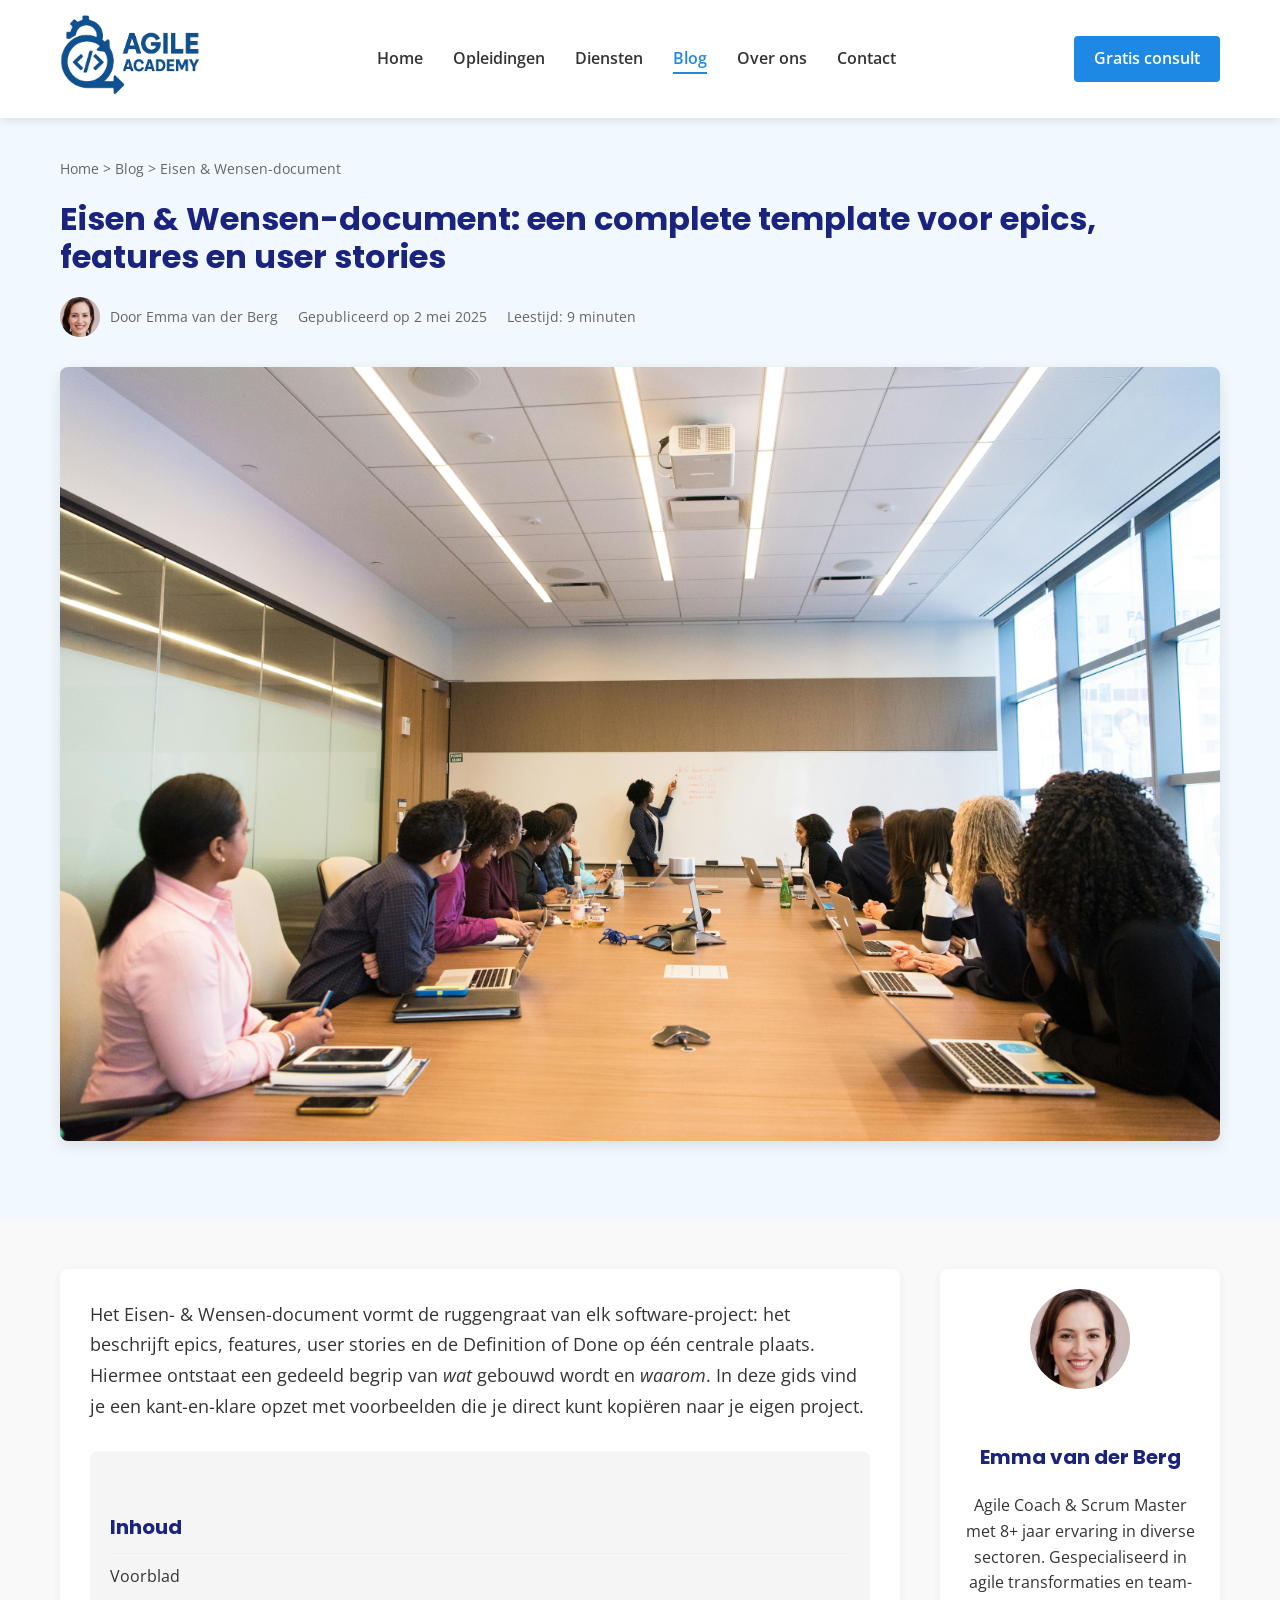
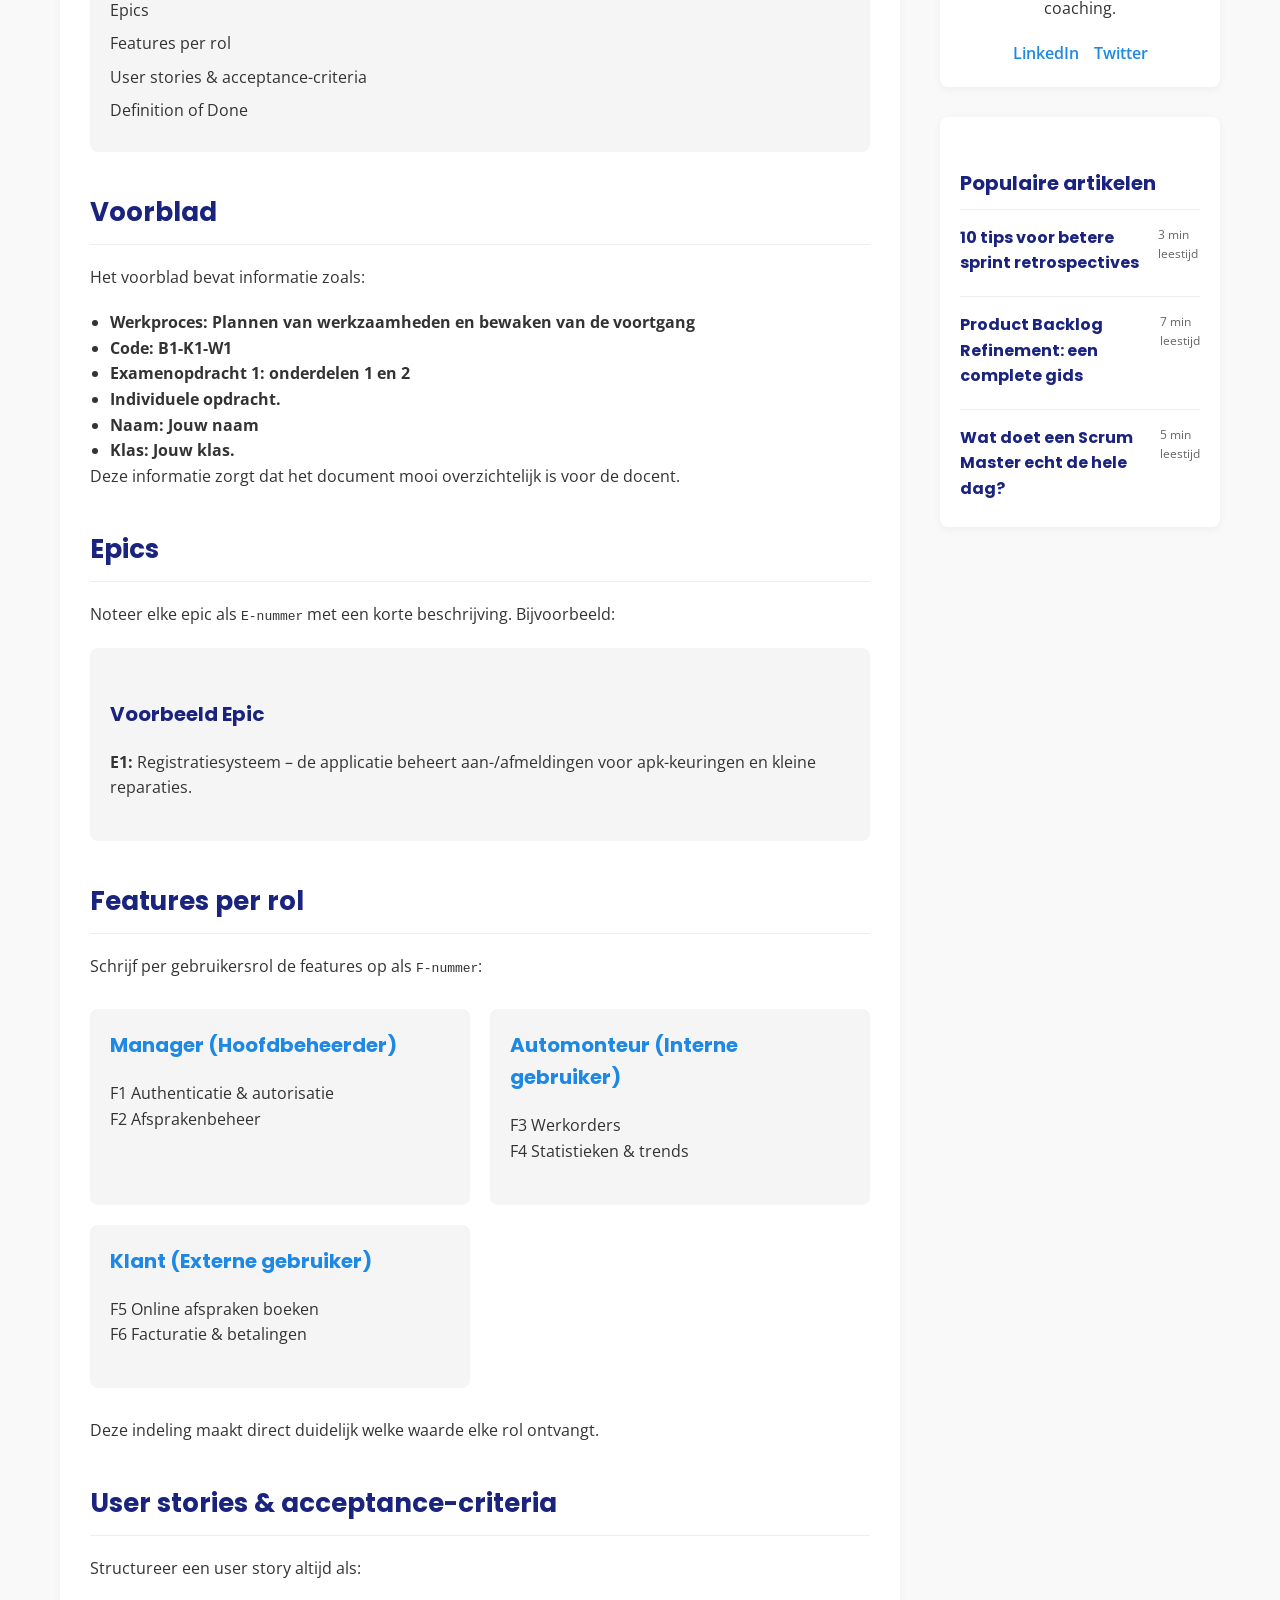
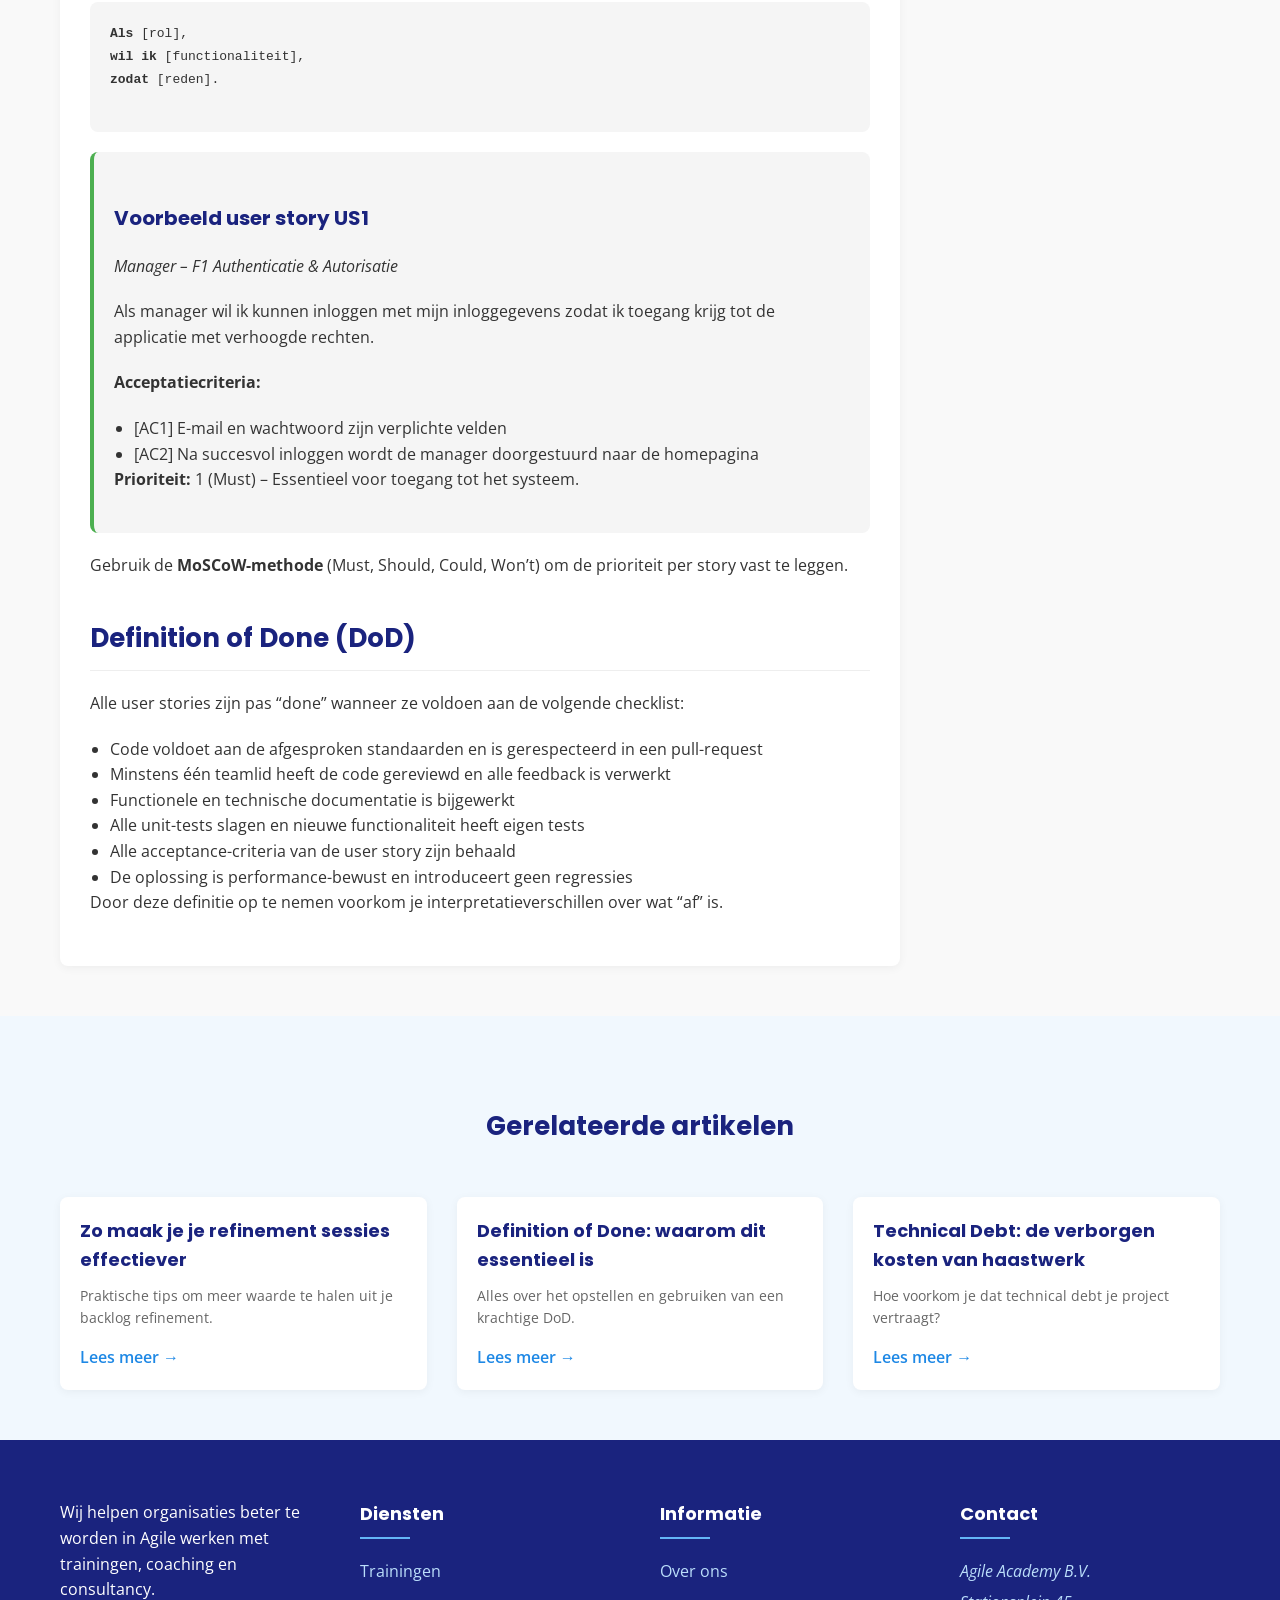
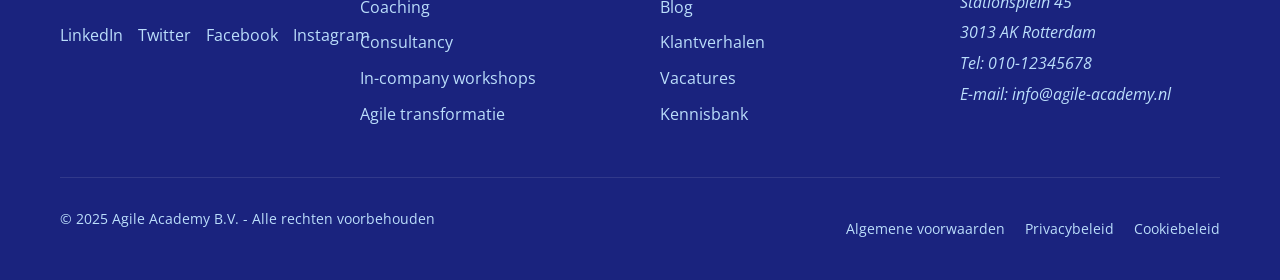
<file: index.html>
<!DOCTYPE html>
<html lang="nl">
<head>
    <meta charset="UTF-8">
    <meta name="viewport" content="width=device-width, initial-scale=1.0">
    <title>Agile Academy | Effectieve User Stories Schrijven: Een Complete Gids</title>
    <meta name="description" content="Leer hoe je effectieve user stories schrijft die duidelijk, bruikbaar en waardevol zijn voor je agile team. Inclusief voorbeelden en templates.">
    <link rel="stylesheet" href="styles.css">
    <link rel="preconnect" href="https://fonts.googleapis.com">
    <link rel="preconnect" href="https://fonts.gstatic.com" crossorigin>
    <link href="https://fonts.googleapis.com/css2?family=Open+Sans:wght@400;600;700&family=Poppins:wght@500;600;700&display=swap" rel="stylesheet">
</head>
<body>
    <header>
        <div class="header-container">
            <div class="logo">
                <a href="/">
                    <img src="./images/logo.png" alt="Agile Academy Logo">
                </a>
            </div>
            <nav>
                <ul>
                    <li><a href="#">Home</a></li>
                    <li><a href="#">Opleidingen</a></li>
                    <li><a href="#">Diensten</a></li>
                    <li class="active"><a href="#">Blog</a></li>
                    <li><a href="#">Over ons</a></li>
                    <li><a href="#">Contact</a></li>
                </ul>
            </nav>
            <div class="header-cta">
                <a href="#" class="btn btn-primary">Gratis consult</a>
            </div>
            <div class="mobile-menu-toggle">
                <span></span>
                <span></span>
                <span></span>
            </div>
        </div>
    </header>

    <main>
        <section class="hero-section">
            <div class="container">
                <div class="breadcrumbs">
                    <a href="/">Home</a> > <a href="/blog">Blog</a> > Eisen&nbsp;& Wensen-document
                </div>
                <h1>Eisen & Wensen-document: een complete template voor epics, features en user stories</h1>
                <div class="post-meta">
                    <div class="author">
                        <img src="./images/emma.jpeg" alt="Emma van der Berg" class="author-img">
                        <span>Door Emma van der Berg</span>
                    </div>
                    <div class="date">Gepubliceerd op 2 mei 2025</div>
                    <div class="reading-time">Leestijd: 9 minuten</div>
                </div>
                <img src="./images/meeting.jpg" alt="Team vult een Eisen- en Wensen-document tijdens refinement" class="featured-image">
            </div>
        </section>

        <!-- ===== CONTENT ===== -->
        <section class="content-section">
            <div class="container">
                <div class="content-wrapper">
                    <div class="article-content">

                        <!-- INLEIDING -->
                        <div class="intro">
                            <p>Het Eisen- & Wensen-document vormt de ruggengraat van elk software-project: het beschrijft 
                            epics, features, user stories en de Definition of Done op één centrale plaats. Hiermee ontstaat 
                            een gedeeld begrip van <em>wat</em> gebouwd wordt en <em>waarom</em>. In deze gids vind je een
                            kant-en-klare opzet met voorbeelden die je direct kunt kopiëren naar je eigen project.</p>
                        </div>

                        <!-- INHOUDSOPGAVE -->
                        <div class="table-of-contents">
                            <h2>Inhoud</h2>
                            <ul>
                                <li><a href="#voorblad">Voorblad</a></li>
                                <li><a href="#epic">Epics</a></li>
                                <li><a href="#features">Features per rol</a></li>
                                <li><a href="#userstories">User stories & acceptance-criteria</a></li>
                                <li><a href="#dod">Definition of Done</a></li>
                            </ul>
                        </div>

                        <!-- VOORBLAD -->
                        <h2 id="voorblad">Voorblad</h2>
                        <p>Het voorblad bevat informatie zoals:</p>
                        <ul>
                            <li><strong>Werkproces: Plannen van werkzaamheden en bewaken van de voortgang</strong></li>
                            <li><strong>Code: B1-K1-W1</strong></li>
                            <li><strong>Examenopdracht 1: onderdelen 1 en 2</strong></li>
                            <li><strong>Individuele opdracht.</strong></li>
                            <li><strong>Naam: Jouw naam</strong></li>
                            <li><strong>Klas: Jouw klas.</strong></li>
                        </ul>

                        <p>Deze informatie zorgt dat het document mooi overzichtelijk is voor de docent.</p>

                        <!-- EPICS -->
                        <h2 id="epic">Epics</h2>
                        <p>Noteer elke epic als <code>E&#8209;nummer</code> met een korte beschrijving. Bijvoorbeeld:</p>
                        <div class="example-box">
                            <h3>Voorbeeld Epic</h3>
                            <p><strong>E1:</strong> Registratiesysteem – de applicatie beheert aan-/afmeldingen voor apk-keuringen en kleine reparaties.</p>
                        </div>

                        <!-- FEATURES -->
                        <h2 id="features">Features per rol</h2>
                        <p>Schrijf per gebruikersrol de features op als <code>F&#8209;nummer</code>:</p>

                        <div class="invest-grid">
                            <div class="invest-item">
                                <h3>Manager (Hoofdbeheerder)</h3>
                                <p>F1 Authenticatie &amp; autorisatie<br>
                                   F2 Afsprakenbeheer</p>
                            </div>
                            <div class="invest-item">
                                <h3>Automonteur (Interne gebruiker)</h3>
                                <p>F3 Werkorders<br>
                                   F4 Statistieken &amp; trends</p>
                            </div>
                            <div class="invest-item">
                                <h3>Klant (Externe gebruiker)</h3>
                                <p>F5 Online afspraken boeken<br>
                                   F6 Facturatie &amp; betalingen</p>
                            </div>
                        </div>
                        <p>Deze indeling maakt direct duidelijk welke waarde elke rol ontvangt.</p>

                        <!-- USER STORIES -->
                        <h2 id="userstories">User stories &amp; acceptance-criteria</h2>
                        <p>Structureer een user story altijd als:</p>
                        <div class="template-box">
                            <p><strong>Als</strong> [rol],<br>
                               <strong>wil ik</strong> [functionaliteit],<br>
                               <strong>zodat</strong> [reden].</p>
                        </div>

                        <div class="example-box good">
                            <h3>Voorbeeld user story US1</h3>
                            <p><em>Manager – F1 Authenticatie &amp; Autorisatie</em></p>
                            <p>Als manager wil ik kunnen inloggen met mijn inlog­gegevens zodat ik toegang krijg tot de applicatie met verhoogde rechten.</p>

                            <p><strong>Acceptatiecriteria:</strong></p>
                            <ul>
                                <li>[AC1] E-mail en wachtwoord zijn verplichte velden</li>
                                <li>[AC2] Na succesvol inloggen wordt de manager doorgestuurd naar de homepagina</li>
                            </ul>

                            <p><strong>Prioriteit:</strong> 1 (Must) – Essentieel voor toegang tot het systeem.</p>
                        </div>

                        <p>Gebruik de <strong>MoSCoW-methode</strong> (Must, Should, Could, Won’t) om de prioriteit per story
                        vast te leggen.</p>

                        <!-- DEFINITION OF DONE -->
                        <h2 id="dod">Definition of Done (DoD)</h2>
                        <p>Alle user stories zijn pas “done” wanneer ze voldoen aan de volgende checklist:</p>
                        <ul>
                            <li>Code voldoet aan de afgesproken standaarden en is gerespecteerd in een pull-request</li>
                            <li>Minstens één teamlid heeft de code gereviewd en alle feedback is verwerkt</li>
                            <li>Functionele en technische documentatie is bijgewerkt</li>
                            <li>Alle unit-tests slagen en nieuwe functionaliteit heeft eigen tests</li>
                            <li>Alle acceptance-criteria van de user story zijn behaald</li>
                            <li>De oplossing is performance-bewust en introduceert geen regressies</li>
                        </ul>
                        <p>Door deze definitie op te nemen voorkom je interpretatie­verschillen over wat “af” is.</p>

                    </div>

                    <!-- ===== SIDEBAR ONGEWIJZIGD ===== -->
                    <aside class="sidebar">
                        <div class="sidebar-box author-box">
                            <img src="./images/emma.jpeg" alt="Emma van der Berg" class="author-img-large">
                            <h3>Emma van der Berg</h3>
                            <p>Agile Coach &amp; Scrum Master met 8+ jaar ervaring in diverse sectoren. Gespecialiseerd in agile transformaties en team-coaching.</p>
                            <div class="social-links">
                                <a href="#" class="social-link">LinkedIn</a>
                                <a href="#" class="social-link">Twitter</a>
                            </div>
                        </div>

                        <div class="sidebar-box popular-posts">
                            <h3>Populaire artikelen</h3>
                            <ul>
                                <li><a href="#"><h4>10 tips voor betere sprint retrospectives</h4><span>3 min leestijd</span></a></li>
                                <li><a href="#"><h4>Product Backlog Refinement: een complete gids</h4><span>7 min leestijd</span></a></li>
                                <li><a href="#"><h4>Wat doet een Scrum Master echt de hele dag?</h4><span>5 min leestijd</span></a></li>
                            </ul>
                        </div>
                    </aside>
                </div>
            </div>
        </section>

        <!-- ===== GERELATEERDE ARTIKELEN BLIJFT HETZELFDE ===== -->
        <section class="related-posts">
            <div class="container">
                <h2>Gerelateerde artikelen</h2>
                <div class="post-grid">
                    <div class="post-card">
                        <div class="post-content">
                            <h3>Zo maak je je refinement sessies effectiever</h3>
                            <p>Praktische tips om meer waarde te halen uit je backlog refinement.</p>
                            <a href="#" class="read-more">Lees meer →</a>
                        </div>
                    </div>
                    <div class="post-card">
                        <div class="post-content">
                            <h3>Definition of Done: waarom dit essentieel is</h3>
                            <p>Alles over het opstellen en gebruiken van een krachtige DoD.</p>
                            <a href="#" class="read-more">Lees meer →</a>
                        </div>
                    </div>
                    <div class="post-card">
                        <div class="post-content">
                            <h3>Technical Debt: de verborgen kosten van haastwerk</h3>
                            <p>Hoe voorkom je dat technical debt je project vertraagt?</p>
                            <a href="#" class="read-more">Lees meer →</a>
                        </div>
                    </div>
                </div>
            </div>
        </section>
    </main>

    <footer>
        <div class="container">
            <div class="footer-grid">
                <div class="footer-col">
                    <p>Wij helpen organisaties beter te worden in Agile werken met trainingen, coaching en consultancy.</p>
                    <div class="social-icons">
                        <a href="#" class="social-icon">LinkedIn</a>
                        <a href="#" class="social-icon">Twitter</a>
                        <a href="#" class="social-icon">Facebook</a>
                        <a href="#" class="social-icon">Instagram</a>
                    </div>
                </div>
                <div class="footer-col">
                    <h4>Diensten</h4>
                    <ul>
                        <li><a href="#">Trainingen</a></li>
                        <li><a href="#">Coaching</a></li>
                        <li><a href="#">Consultancy</a></li>
                        <li><a href="#">In-company workshops</a></li>
                        <li><a href="#">Agile transformatie</a></li>
                    </ul>
                </div>
                <div class="footer-col">
                    <h4>Informatie</h4>
                    <ul>
                        <li><a href="#">Over ons</a></li>
                        <li><a href="#">Blog</a></li>
                        <li><a href="#">Klantverhalen</a></li>
                        <li><a href="#">Vacatures</a></li>
                        <li><a href="#">Kennisbank</a></li>
                    </ul>
                </div>
                <div class="footer-col">
                    <h4>Contact</h4>
                    <address>
                        <p>Agile Academy B.V.</p>
                        <p>Stationsplein 45</p>
                        <p>3013 AK Rotterdam</p>
                        <p>Tel: 010-12345678</p>
                        <p>E-mail: info@agile-academy.nl</p>
                    </address>
                </div>
            </div>
            <div class="footer-bottom">
                <div class="copyright">
                    <p>© 2025 Agile Academy B.V. - Alle rechten voorbehouden</p>
                </div>
                <div class="legal-links">
                    <a href="#">Algemene voorwaarden</a>
                    <a href="#">Privacybeleid</a>
                    <a href="#">Cookiebeleid</a>
                </div>
            </div>
        </div>
    </footer>

    <div class="newsletter-popup">
        <div class="popup-content">
            <button class="close-popup">×</button>
            <h3>Blijf op de hoogte!</h3>
            <p>Schrijf je in voor onze nieuwsbrief en ontvang maandelijks de beste Agile-tips en gratis resources.</p>
            <form class="newsletter-form">
                <input type="email" placeholder="Je e-mailadres" required>
                <button type="submit" class="btn btn-primary">Inschrijven</button>
            </form>
            <p class="small">We respecteren je privacy. Je kunt je altijd uitschrijven.</p>
        </div>
    </div>

    <script>
        // Basic JavaScript for demonstration purposes
        document.addEventListener('DOMContentLoaded', function() {
            // Mobile menu toggle
            const mobileMenuToggle = document.querySelector('.mobile-menu-toggle');
            const nav = document.querySelector('nav');
            
            if (mobileMenuToggle && nav) {
                mobileMenuToggle.addEventListener('click', function() {
                    nav.classList.toggle('active');
                    mobileMenuToggle.classList.toggle('active');
                });
            }

            // Show newsletter popup after 30 seconds
            setTimeout(function() {
                const newsletterPopup = document.querySelector('.newsletter-popup');
                if (newsletterPopup) {
                    newsletterPopup.classList.add('active');
                }
            }, 30000);

            // Close newsletter popup
            const closePopup = document.querySelector('.close-popup');
            if (closePopup) {
                closePopup.addEventListener('click', function() {
                    const newsletterPopup = document.querySelector('.newsletter-popup');
                    if (newsletterPopup) {
                        newsletterPopup.classList.remove('active');
                    }
                });
            }
        });
    </script>
</body>
</html>
</file>
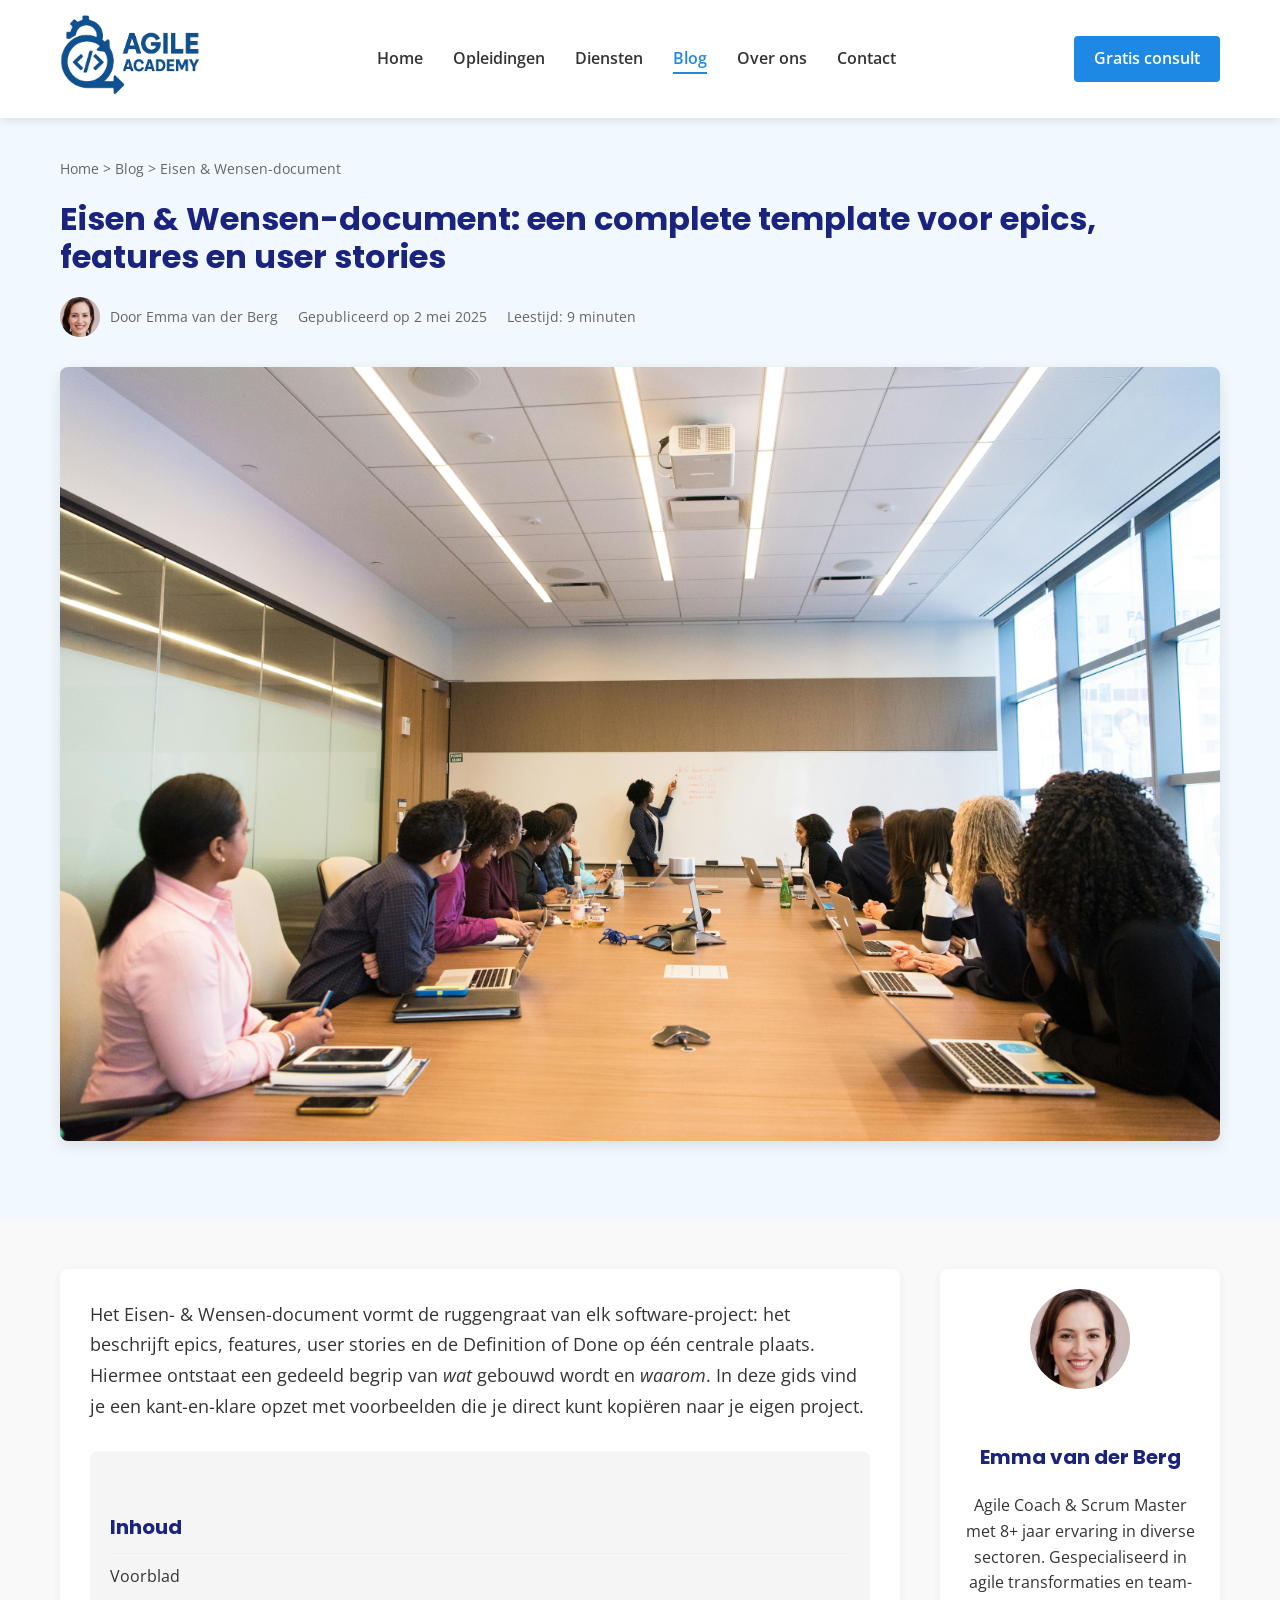
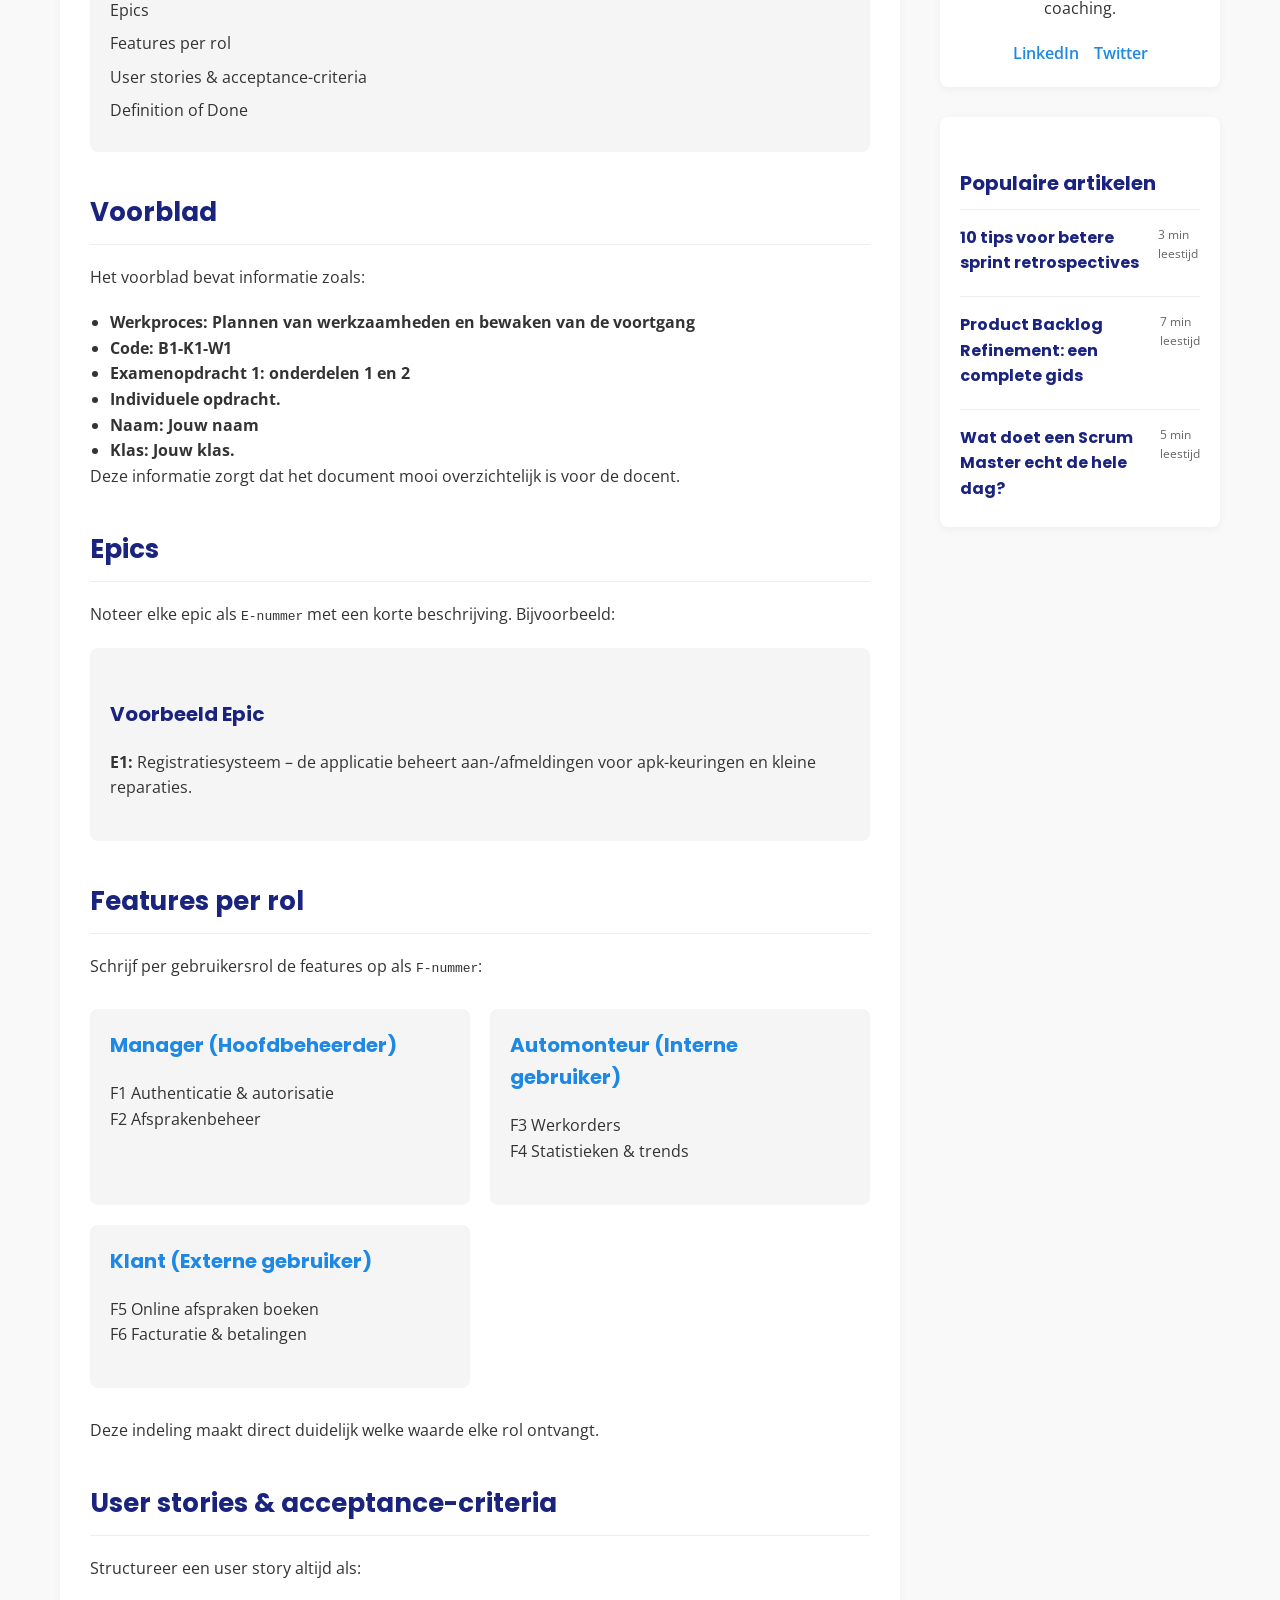
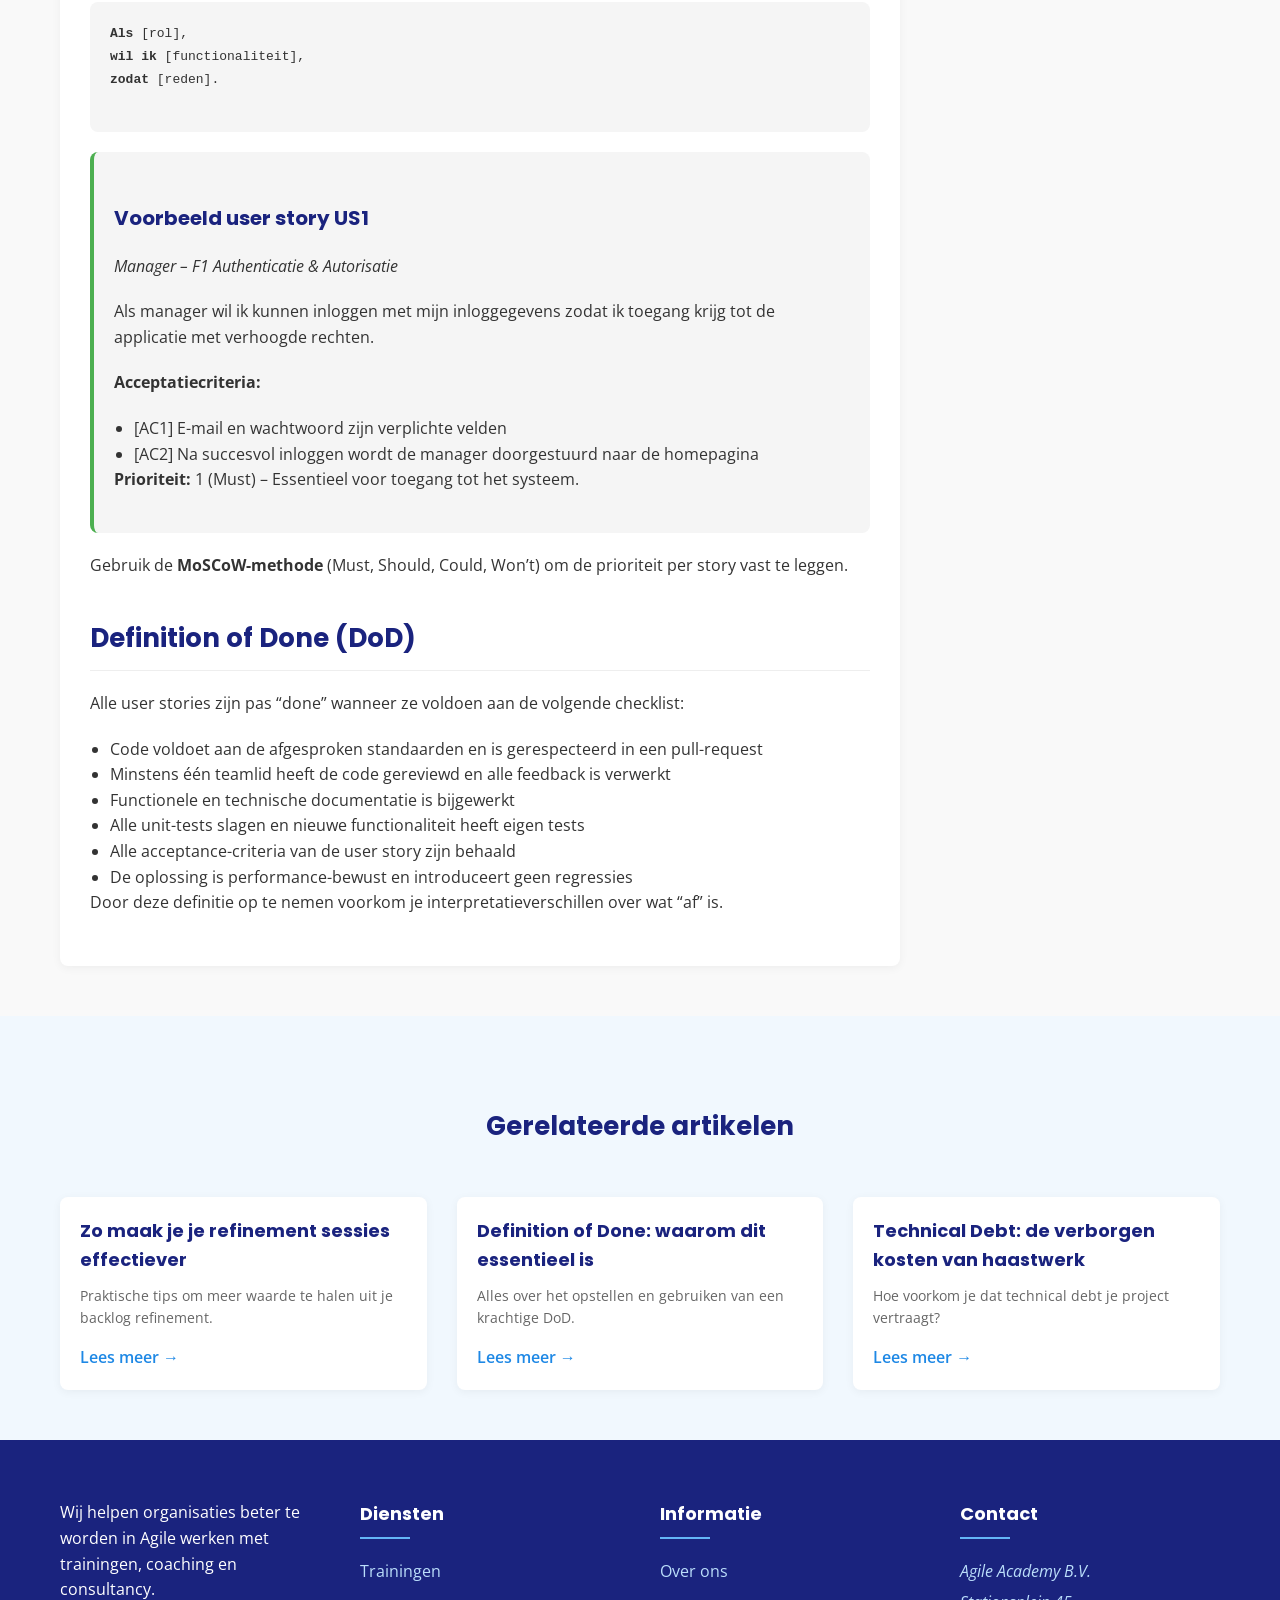
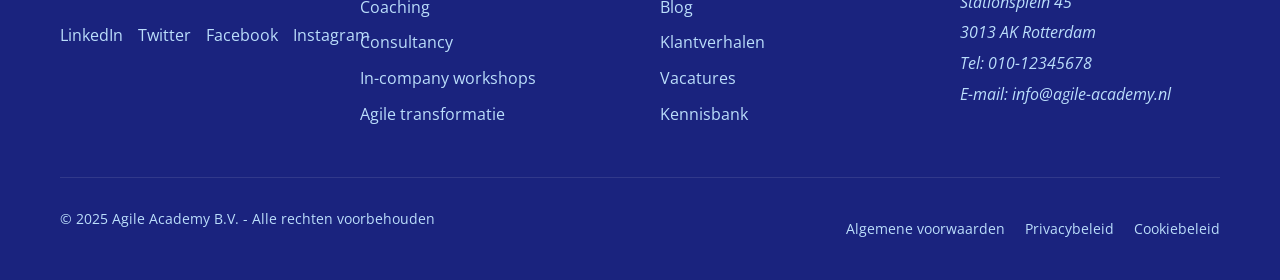
<file: blog1.html>
<!DOCTYPE html>
<html lang="nl">
<head>
    <meta charset="UTF-8">
    <meta name="viewport" content="width=device-width, initial-scale=1.0">
    <title>Agile Academy | Effectieve User Stories Schrijven: Een Complete Gids</title>
    <meta name="description" content="Leer hoe je effectieve user stories schrijft die duidelijk, bruikbaar en waardevol zijn voor je agile team. Inclusief voorbeelden en templates.">
    <link rel="stylesheet" href="styles.css">
    <link rel="preconnect" href="https://fonts.googleapis.com">
    <link rel="preconnect" href="https://fonts.gstatic.com" crossorigin>
    <link href="https://fonts.googleapis.com/css2?family=Open+Sans:wght@400;600;700&family=Poppins:wght@500;600;700&display=swap" rel="stylesheet">
    <script src="/script.js" defer></script>
</head>
<body>
    <main>
        <header data-include="navbar"></header>

        <section class="hero-section">
            <div class="container">
                <div class="breadcrumbs">
                    <a href="/">Home</a> > <a href="/blog">Blog</a> > Eisen&nbsp;& Wensen-document
                </div>
                <h1>Eisen & Wensen-document: een complete template voor epics, features en user stories</h1>
                <div class="post-meta">
                    <div class="author">
                        <img src="./images/emma.jpeg" alt="Emma van der Berg" class="author-img">
                        <span>Door Emma van der Berg</span>
                    </div>
                    <div class="date">Gepubliceerd op 2 mei 2025</div>
                    <div class="reading-time">Leestijd: 9 minuten</div>
                </div>
                <img src="./images/meeting.jpg" alt="Team vult een Eisen- en Wensen-document tijdens refinement" class="featured-image">
            </div>
        </section>

        <!-- ===== CONTENT ===== -->
        <section class="content-section">
            <div class="container">
                <div class="content-wrapper">
                    <div class="article-content">

                        <!-- INLEIDING -->
                        <div class="intro">
                            <p>Het Eisen- & Wensen-document vormt de ruggengraat van elk software-project: het beschrijft 
                            epics, features, user stories en de Definition of Done op één centrale plaats. Hiermee ontstaat 
                            een gedeeld begrip van <em>wat</em> gebouwd wordt en <em>waarom</em>. In deze gids vind je een
                            kant-en-klare opzet met voorbeelden die je direct kunt kopiëren naar je eigen project.</p>
                        </div>

                        <!-- INHOUDSOPGAVE -->
                        <div class="table-of-contents">
                            <h2>Inhoud</h2>
                            <ul>
                                <li><a href="#voorblad">Voorblad</a></li>
                                <li><a href="#epic">Epics</a></li>
                                <li><a href="#features">Features per rol</a></li>
                                <li><a href="#userstories">User stories & acceptance-criteria</a></li>
                                <li><a href="#dod">Definition of Done</a></li>
                            </ul>
                        </div>

                        <!-- VOORBLAD -->
                        <h2 id="voorblad">Voorblad</h2>
                        <p>Het voorblad bevat informatie zoals:</p>
                        <ul>
                            <li><strong>Werkproces: Plannen van werkzaamheden en bewaken van de voortgang</strong></li>
                            <li><strong>Code: B1-K1-W1</strong></li>
                            <li><strong>Examenopdracht 1: onderdelen 1 en 2</strong></li>
                            <li><strong>Individuele opdracht.</strong></li>
                            <li><strong>Naam: Jouw naam</strong></li>
                            <li><strong>Klas: Jouw klas.</strong></li>
                        </ul>

                        <p>Deze informatie zorgt dat het document mooi overzichtelijk is voor de docent.</p>

                        <!-- EPICS -->
                        <h2 id="epic">Epics</h2>
                        <p>Noteer elke epic als <code>E&#8209;nummer</code> met een korte beschrijving. Bijvoorbeeld:</p>
                        <div class="example-box">
                            <h3>Voorbeeld Epic</h3>
                            <p><strong>E1:</strong> Registratiesysteem – de applicatie beheert aan-/afmeldingen voor apk-keuringen en kleine reparaties.</p>
                        </div>

                        <!-- FEATURES -->
                        <h2 id="features">Features per rol</h2>
                        <p>Schrijf per gebruikersrol de features op als <code>F&#8209;nummer</code>:</p>

                        <div class="invest-grid">
                            <div class="invest-item">
                                <h3>Manager (Hoofdbeheerder)</h3>
                                <p>F1 Authenticatie &amp; autorisatie<br>
                                   F2 Afsprakenbeheer</p>
                            </div>
                            <div class="invest-item">
                                <h3>Automonteur (Interne gebruiker)</h3>
                                <p>F3 Werkorders<br>
                                   F4 Statistieken &amp; trends</p>
                            </div>
                            <div class="invest-item">
                                <h3>Klant (Externe gebruiker)</h3>
                                <p>F5 Online afspraken boeken<br>
                                   F6 Facturatie &amp; betalingen</p>
                            </div>
                        </div>
                        <p>Deze indeling maakt direct duidelijk welke waarde elke rol ontvangt.</p>

                        <!-- USER STORIES -->
                        <h2 id="userstories">User stories &amp; acceptance-criteria</h2>
                        <p>Structureer een user story altijd als:</p>
                        <div class="template-box">
                            <p><strong>Als</strong> [rol],<br>
                               <strong>wil ik</strong> [functionaliteit],<br>
                               <strong>zodat</strong> [reden].</p>
                        </div>

                        <div class="example-box good">
                            <h3>Voorbeeld user story US1</h3>
                            <p><em>Manager – F1 Authenticatie &amp; Autorisatie</em></p>
                            <p>Als manager wil ik kunnen inloggen met mijn inlog­gegevens zodat ik toegang krijg tot de applicatie met verhoogde rechten.</p>

                            <p><strong>Acceptatiecriteria:</strong></p>
                            <ul>
                                <li>[AC1] E-mail en wachtwoord zijn verplichte velden</li>
                                <li>[AC2] Na succesvol inloggen wordt de manager doorgestuurd naar de homepagina</li>
                            </ul>

                            <p><strong>Prioriteit:</strong> 1 (Must) – Essentieel voor toegang tot het systeem.</p>
                        </div>

                        <p>Gebruik de <strong>MoSCoW-methode</strong> (Must, Should, Could, Won’t) om de prioriteit per story
                        vast te leggen.</p>

                        <!-- DEFINITION OF DONE -->
                        <h2 id="dod">Definition of Done (DoD)</h2>
                        <p>Alle user stories zijn pas “done” wanneer ze voldoen aan de volgende checklist:</p>
                        <ul>
                            <li>Code voldoet aan de afgesproken standaarden en is gerespecteerd in een pull-request</li>
                            <li>Minstens één teamlid heeft de code gereviewd en alle feedback is verwerkt</li>
                            <li>Functionele en technische documentatie is bijgewerkt</li>
                            <li>Alle unit-tests slagen en nieuwe functionaliteit heeft eigen tests</li>
                            <li>Alle acceptance-criteria van de user story zijn behaald</li>
                            <li>De oplossing is performance-bewust en introduceert geen regressies</li>
                        </ul>
                        <p>Door deze definitie op te nemen voorkom je interpretatie­verschillen over wat “af” is.</p>

                    </div>

                    <!-- ===== SIDEBAR ONGEWIJZIGD ===== -->
                    <aside class="sidebar">
                        <div class="sidebar-box author-box">
                            <img src="./images/emma.jpeg" alt="Emma van der Berg" class="author-img-large">
                            <h3>Emma van der Berg</h3>
                            <p>Agile Coach &amp; Scrum Master met 8+ jaar ervaring in diverse sectoren. Gespecialiseerd in agile transformaties en team-coaching.</p>
                            <div class="social-links">
                                <a href="#" class="social-link">LinkedIn</a>
                                <a href="#" class="social-link">Twitter</a>
                            </div>
                        </div>

                        <div class="sidebar-box popular-posts">
                            <h3>Populaire artikelen</h3>
                            <ul>
                                <li><a href="#"><h4>10 tips voor betere sprint retrospectives</h4><span>3 min leestijd</span></a></li>
                                <li><a href="#"><h4>Product Backlog Refinement: een complete gids</h4><span>7 min leestijd</span></a></li>
                                <li><a href="#"><h4>Wat doet een Scrum Master echt de hele dag?</h4><span>5 min leestijd</span></a></li>
                            </ul>
                        </div>
                    </aside>
                </div>
            </div>
        </section>

        <!-- ===== GERELATEERDE ARTIKELEN BLIJFT HETZELFDE ===== -->
        <section class="related-posts">
            <div class="container">
                <h2>Gerelateerde artikelen</h2>
                <div class="post-grid">
                    <div class="post-card">
                        <div class="post-content">
                            <h3>Zo maak je je refinement sessies effectiever</h3>
                            <p>Praktische tips om meer waarde te halen uit je backlog refinement.</p>
                            <a href="#" class="read-more">Lees meer →</a>
                        </div>
                    </div>
                    <div class="post-card">
                        <div class="post-content">
                            <h3>Definition of Done: waarom dit essentieel is</h3>
                            <p>Alles over het opstellen en gebruiken van een krachtige DoD.</p>
                            <a href="#" class="read-more">Lees meer →</a>
                        </div>
                    </div>
                    <div class="post-card">
                        <div class="post-content">
                            <h3>Technical Debt: de verborgen kosten van haastwerk</h3>
                            <p>Hoe voorkom je dat technical debt je project vertraagt?</p>
                            <a href="#" class="read-more">Lees meer →</a>
                        </div>
                    </div>
                </div>
            </div>
        </section>
    </main>

    <footer data-include="footer"></footer>


    <div class="newsletter-popup">
        <div class="popup-content">
            <button class="close-popup">×</button>
            <h3>Blijf op de hoogte!</h3>
            <p>Schrijf je in voor onze nieuwsbrief en ontvang maandelijks de beste Agile-tips en gratis resources.</p>
            <form class="newsletter-form">
                <input type="email" placeholder="Je e-mailadres" required>
                <button type="submit" class="btn btn-primary">Inschrijven</button>
            </form>
            <p class="small">We respecteren je privacy. Je kunt je altijd uitschrijven.</p>
        </div>
    </div>

    <script>
        // Basic JavaScript for demonstration purposes
        document.addEventListener('DOMContentLoaded', function() {
            // Mobile menu toggle
            const mobileMenuToggle = document.querySelector('.mobile-menu-toggle');
            const nav = document.querySelector('nav');
            
            if (mobileMenuToggle && nav) {
                mobileMenuToggle.addEventListener('click', function() {
                    nav.classList.toggle('active');
                    mobileMenuToggle.classList.toggle('active');
                });
            }

            // Show newsletter popup after 30 seconds
            setTimeout(function() {
                const newsletterPopup = document.querySelector('.newsletter-popup');
                if (newsletterPopup) {
                    newsletterPopup.classList.add('active');
                }
            }, 30000);

            // Close newsletter popup
            const closePopup = document.querySelector('.close-popup');
            if (closePopup) {
                closePopup.addEventListener('click', function() {
                    const newsletterPopup = document.querySelector('.newsletter-popup');
                    if (newsletterPopup) {
                        newsletterPopup.classList.remove('active');
                    }
                });
            }
        });
    </script>
</body>
</html>
</file>
<file: styles.css>
/* Reset en basis stijlen */
* {
    margin: 0;
    padding: 0;
    box-sizing: border-box;
}

body {
    font-family: 'Open Sans', Arial, sans-serif;
    line-height: 1.6;
    color: #333;
    background-color: #f9f9f9;
}

.container {
    max-width: 1200px;
    margin: 0 auto;
    padding: 0 20px;
}

img {
    max-width: 100%;
    height: auto;
}

a {
    color: #1e88e5;
    text-decoration: none;
    transition: color 0.3s ease;
}

a:hover {
    color: #0d47a1;
}

ul, ol {
    padding-left: 20px;
}

h1, h2, h3, h4, h5, h6 {
    font-family: 'Poppins', sans-serif;
    margin-bottom: 20px;
    color: #1a237e;
}

p {
    margin-bottom: 20px;
}

/* Knoppen */
.btn {
    display: inline-block;
    padding: 10px 20px;
    border-radius: 4px;
    font-weight: 600;
    text-align: center;
    cursor: pointer;
    transition: all 0.3s ease;
    border: none;
}

.btn-primary {
    background-color: #1e88e5;
    color: white;
}

.btn-primary:hover {
    background-color: #0d47a1;
    color: white;
}

.btn-secondary {
    background-color: #f5f5f5;
    color: #333;
    border: 1px solid #ddd;
}

.btn-secondary:hover {
    background-color: #e0e0e0;
}

/* Header */
header {
    background-color: white;
    box-shadow: 0 2px 10px rgba(0, 0, 0, 0.1);
    position: sticky;
    top: 0;
    z-index: 100;
}

.header-container {
    display: flex;
    justify-content: space-between;
    align-items: center;
    padding: 15px 20px;
    max-width: 1200px;
    margin: 0 auto;
}

.logo img {
    height: 80px;
}

nav ul {
    display: flex;
    list-style: none;
    padding: 0;
}

nav ul li {
    margin: 0 15px;
}

nav ul li a {
    color: #333;
    font-weight: 600;
    text-decoration: none;
    padding: 5px 0;
    position: relative;
}

nav ul li a:after {
    content: "";
    position: absolute;
    width: 0;
    height: 2px;
    bottom: 0;
    left: 0;
    background-color: #1e88e5;
    transition: width 0.3s ease;
}

nav ul li a:hover:after,
nav ul li.active a:after {
    width: 100%;
}

nav ul li.active a {
    color: #1e88e5;
}

.mobile-menu-toggle {
    display: none;
    flex-direction: column;
    cursor: pointer;
}

.mobile-menu-toggle span {
    display: block;
    width: 25px;
    height: 3px;
    background-color: #333;
    margin: 3px 0;
    transition: all 0.3s ease;
}

/* Hero sectie */
.hero-section {
    background-color: #f1f8fe;
    padding: 40px 0;
}

.breadcrumbs {
    margin-bottom: 20px;
    color: #666;
    font-size: 14px;
}

.breadcrumbs a {
    color: #666;
}

.breadcrumbs a:hover {
    color: #1e88e5;
}

h1 {
    font-size: 32px;
    line-height: 1.2;
    margin-bottom: 20px;
}

.post-meta {
    display: flex;
    align-items: center;
    margin-bottom: 30px;
    flex-wrap: wrap;
    gap: 20px;
    font-size: 14px;
    color: #666;
}

.author {
    display: flex;
    align-items: center;
}

.author-img {
    width: 40px;
    height: 40px;
    border-radius: 50%;
    margin-right: 10px;
}

.featured-image {
    border-radius: 8px;
    margin-bottom: 30px;
    box-shadow: 0 5px 15px rgba(0, 0, 0, 0.1);
}

/* Content sectie */
.content-section {
    padding: 50px 0;
}

.content-wrapper {
    display: grid;
    grid-template-columns: 3fr 1fr;
    gap: 40px;
}

.article-content {
    background-color: white;
    padding: 30px;
    border-radius: 8px;
    box-shadow: 0 2px 10px rgba(0, 0, 0, 0.05);
}

.intro {
    font-size: 18px;
    line-height: 1.7;
    margin-bottom: 30px;
}

.table-of-contents {
    background-color: #f5f5f5;
    padding: 20px;
    border-radius: 8px;
    margin-bottom: 30px;
}

.table-of-contents h2 {
    margin-bottom: 10px;
    font-size: 20px;
}

.table-of-contents ul {
    list-style-type: none;
    padding-left: 0;
}

.table-of-contents ul li {
    margin-bottom: 8px;
}

.table-of-contents ul li a {
    color: #333;
    text-decoration: none;
}

.table-of-contents ul li a:hover {
    color: #1e88e5;
}

h2 {
    font-size: 26px;
    margin-top: 40px;
    padding-bottom: 10px;
    border-bottom: 1px solid #eee;
}

h3 {
    font-size: 20px;
    margin-top: 30px;
}

.highlight-box {
    background-color: #e3f2fd;
    padding: 20px;
    border-radius: 8px;
    margin: 30px 0;
}

.template-box {
    background-color: #f5f5f5;
    padding: 20px;
    border-radius: 8px;
    margin: 20px 0;
    font-family: monospace;
    line-height: 1.8;
}

.invest-grid {
    display: grid;
    grid-template-columns: repeat(auto-fill, minmax(250px, 1fr));
    gap: 20px;
    margin: 30px 0;
}

.invest-item {
    background-color: #f5f5f5;
    padding: 20px;
    border-radius: 8px;
}

.invest-item h3 {
    margin-top: 0;
    color: #1e88e5;
}

.example-box {
    background-color: #f5f5f5;
    padding: 20px;
    border-radius: 8px;
    margin: 20px 0;
    position: relative;
}

.example-box.good {
    border-left: 4px solid #4caf50;
}

.example-box.bad {
    border-left: 4px solid #f44336;
}

.example-comment {
    font-style: italic;
    margin-top: 15px;
    padding-top: 15px;
    border-top: 1px dashed #ddd;
}

.examples-list {
    margin: 30px 0;
}

.example {
    padding: 15px;
    background-color: #f9f9f9;
    border-radius: 8px;
    margin-bottom: 15px;
}

.mistakes-list {
    display: grid;
    grid-template-columns: repeat(auto-fill, minmax(300px, 1fr));
    gap: 20px;
    margin: 30px 0;
}

.mistake {
    background-color: #fff4e5;
    padding: 20px;
    border-radius: 8px;
}

.mistake h3 {
    color: #e65100;
    margin-top: 0;
}

.cta-box {
    background-color: #1a237e;
    color: white;
    padding: 30px;
    border-radius: 8px;
    margin: 40px 0 20px;
    text-align: center;
}

.cta-box h3 {
    color: white;
    margin-top: 0;
}

.cta-buttons {
    display: flex;
    justify-content: center;
    gap: 20px;
    margin-top: 20px;
    flex-wrap: wrap;
}

/* Sidebar */
.sidebar {
    display: flex;
    flex-direction: column;
    gap: 30px;
}

.sidebar-box {
    background-color: white;
    padding: 20px;
    border-radius: 8px;
    box-shadow: 0 2px 10px rgba(0, 0, 0, 0.05);
}

.author-box {
    text-align: center;
}

.author-img-large {
    width: 100px;
    height: 100px;
    border-radius: 50%;
    margin-bottom: 15px;
}

.social-links {
    display: flex;
    justify-content: center;
    gap: 15px;
    margin-top: 15px;
}

.social-link {
    color: #1e88e5;
    font-weight: 600;
}

.popular-posts h3, 
.download-box h3, 
.training-box h3 {
    margin-bottom: 15px;
    padding-bottom: 10px;
    border-bottom: 1px solid #eee;
}

.popular-posts ul {
    list-style-type: none;
    padding: 0;
}

.popular-posts ul li {
    margin-bottom: 15px;
    padding-bottom: 15px;
    border-bottom: 1px solid #eee;
}

.popular-posts ul li:last-child {
    margin-bottom: 0;
    padding-bottom: 0;
    border-bottom: none;
}

.popular-posts li a {
    display: flex;
    gap: 10px;
    text-decoration: none;
    color: #333;
}

.popular-posts li a:hover h4 {
    color: #1e88e5;
}

.popular-posts li img {
    width: 80px;
    height: 60px;
    object-fit: cover;
    border-radius: 4px;
}

.popular-posts li h4 {
    margin: 0 0 5px;
    font-size: 16px;
    transition: color 0.3s ease;
}

.popular-posts li span {
    font-size: 12px;
    color: #666;
}

.download-box {
    text-align: center;
}

.download-box img {
    border-radius: 4px;
    margin: 10px 0 15px;
}

.training-box ul {
    list-style-type: none;
    padding: 0;
}

.training-box ul li {
    margin-bottom: 10px;
    padding-bottom: 10px;
    border-bottom: 1px solid #eee;
}

.training-box ul li:last-child {
    margin-bottom: 0;
    padding-bottom: 0;
    border-bottom: none;
}

.training-box ul li a {
    color: #333;
    text-decoration: none;
    transition: color 0.3s ease;
}

.training-box ul li a:hover {
    color: #1e88e5;
}

/* Gerelateerde artikelen */
.related-posts {
    background-color: #f1f8fe;
    padding: 50px 0;
}

.related-posts h2 {
    text-align: center;
    border-bottom: none;
    margin-bottom: 40px;
}

.post-grid {
    display: grid;
    grid-template-columns: repeat(auto-fill, minmax(300px, 1fr));
    gap: 30px;
}

.post-card {
    background-color: white;
    border-radius: 8px;
    overflow: hidden;
    box-shadow: 0 2px 10px rgba(0, 0, 0, 0.05);
    transition: transform 0.3s ease, box-shadow 0.3s ease;
}

.post-card:hover {
    transform: translateY(-5px);
    box-shadow: 0 5px 15px rgba(0, 0, 0, 0.1);
}

.post-image {
    width: 100%;
    height: 180px;
    object-fit: cover;
}

.post-content {
    padding: 20px;
}

.post-content h3 {
    margin-top: 0;
    font-size: 18px;
    margin-bottom: 10px;
}

.post-content p {
    margin-bottom: 15px;
    color: #666;
    font-size: 14px;
}

.read-more {
    font-weight: 600;
    color: #1e88e5;
}

/* Footer */
footer {
    background-color: #1a237e;
    color: white;
    padding: 60px 0 30px;
}

.footer-grid {
    display: grid;
    grid-template-columns: repeat(auto-fill, minmax(250px, 1fr));
    gap: 40px;
    margin-bottom: 40px;
}

.footer-logo {
    margin-bottom: 15px;
}

.footer-col h4 {
    color: white;
    margin-bottom: 20px;
    font-size: 18px;
    position: relative;
    padding-bottom: 10px;
}

.footer-col h4:after {
    content: "";
    position: absolute;
    bottom: 0;
    left: 0;
    width: 50px;
    height: 2px;
    background-color: #64b5f6;
}

.footer-col ul {
    list-style-type: none;
    padding: 0;
}

.footer-col ul li {
    margin-bottom: 10px;
}

.footer-col ul li a {
    color: #bbdefb;
    text-decoration: none;
    transition: color 0.3s ease;
}

.footer-col ul li a:hover {
    color: white;
}

.social-icons {
    display: flex;
    gap: 15px;
    margin-top: 20px;
}

.social-icon {
    color: #bbdefb;
    text-decoration: none;
}

.social-icon:hover {
    color: white;
}

address p {
    margin-bottom: 5px;
    color: #bbdefb;
}

.footer-bottom {
    display: flex;
    justify-content: space-between;
    align-items: center;
    padding-top: 30px;
    border-top: 1px solid rgba(255, 255, 255, 0.1);
    flex-wrap: wrap;
    gap: 20px;
}

.copyright {
    font-size: 14px;
    color: #bbdefb;
}

.legal-links {
    display: flex;
    gap: 20px;
}

.legal-links a {
    color: #bbdefb;
    font-size: 14px;
    text-decoration: none;
}

.legal-links a:hover {
    color: white;
}

/* Nieuwsbrief popup */
.newsletter-popup {
    position: fixed;
    top: 0;
    left: 0;
    width: 100%;
    height: 100%;
    background-color: rgba(0, 0, 0, 0.7);
    display: flex;
    justify-content: center;
    align-items: center;
    z-index: 1000;
    opacity: 0;
    visibility: hidden;
    transition: all 0.3s ease;
}

.newsletter-popup.active {
    opacity: 1;
    visibility: visible;
}

.popup-content {
    background-color: white;
    padding: 30px;
    border-radius: 8px;
    max-width: 400px;
    position: relative;
    text-align: center;
}

.close-popup {
    position: absolute;
    top: 10px;
    right: 15px;
    font-size: 24px;
    border: none;
    background: transparent;
    cursor: pointer;
    color: #666;
}

.newsletter-form {
    display: flex;
    margin: 20px 0;
    flex-direction: column;
    gap: 15px;
}

.newsletter-form input {
    padding: 10px;
    border: 1px solid #ddd;
    border-radius: 4px;
}

.small {
    font-size: 12px;
    color: #666;
}

/* Responsieve stijlen */
@media (max-width: 992px) {
    .content-wrapper {
        grid-template-columns: 1fr;
    }
    
    .sidebar {
        display: grid;
        grid-template-columns: repeat(auto-fill, minmax(250px, 1fr));
    }
}

@media (max-width: 768px) {
    .header-container {
        flex-wrap: wrap;
    }
    
    nav {
        display: none;
        width: 100%;
        order: 3;
        margin-top: 15px;
    }
    
    nav.active {
        display: block;
    }
    
    nav ul {
        flex-direction: column;
    }
    
    nav ul li {
        margin: 10px 0;
    }
    
    .mobile-menu-toggle {
        display: flex;
    }
    
    .mobile-menu-toggle.active span:nth-child(1) {
        transform: rotate(45deg) translate(5px, 5px);
    }
    
    .mobile-menu-toggle.active span:nth-child(2) {
        opacity: 0;
    }
    
    .mobile-menu-toggle.active span:nth-child(3) {
        transform: rotate(-45deg) translate(5px, -5px);
    }
    
    h1 {
        font-size: 26px;
    }
    
    .post-meta {
        flex-direction: column;
        align-items: flex-start;
        gap: 10px;
    }
    
    .footer-bottom {
        flex-direction: column;
        text-align: center;
    }
    
    .legal-links {
        justify-content: center;
    }
}

@media (max-width: 576px) {
    .sidebar {
        grid-template-columns: 1fr;
    }
    
    .post-grid {
        grid-template-columns: 1fr;
    }
    
    .invest-grid, .mistakes-list {
        grid-template-columns: 1fr;
    }
}
</file>
